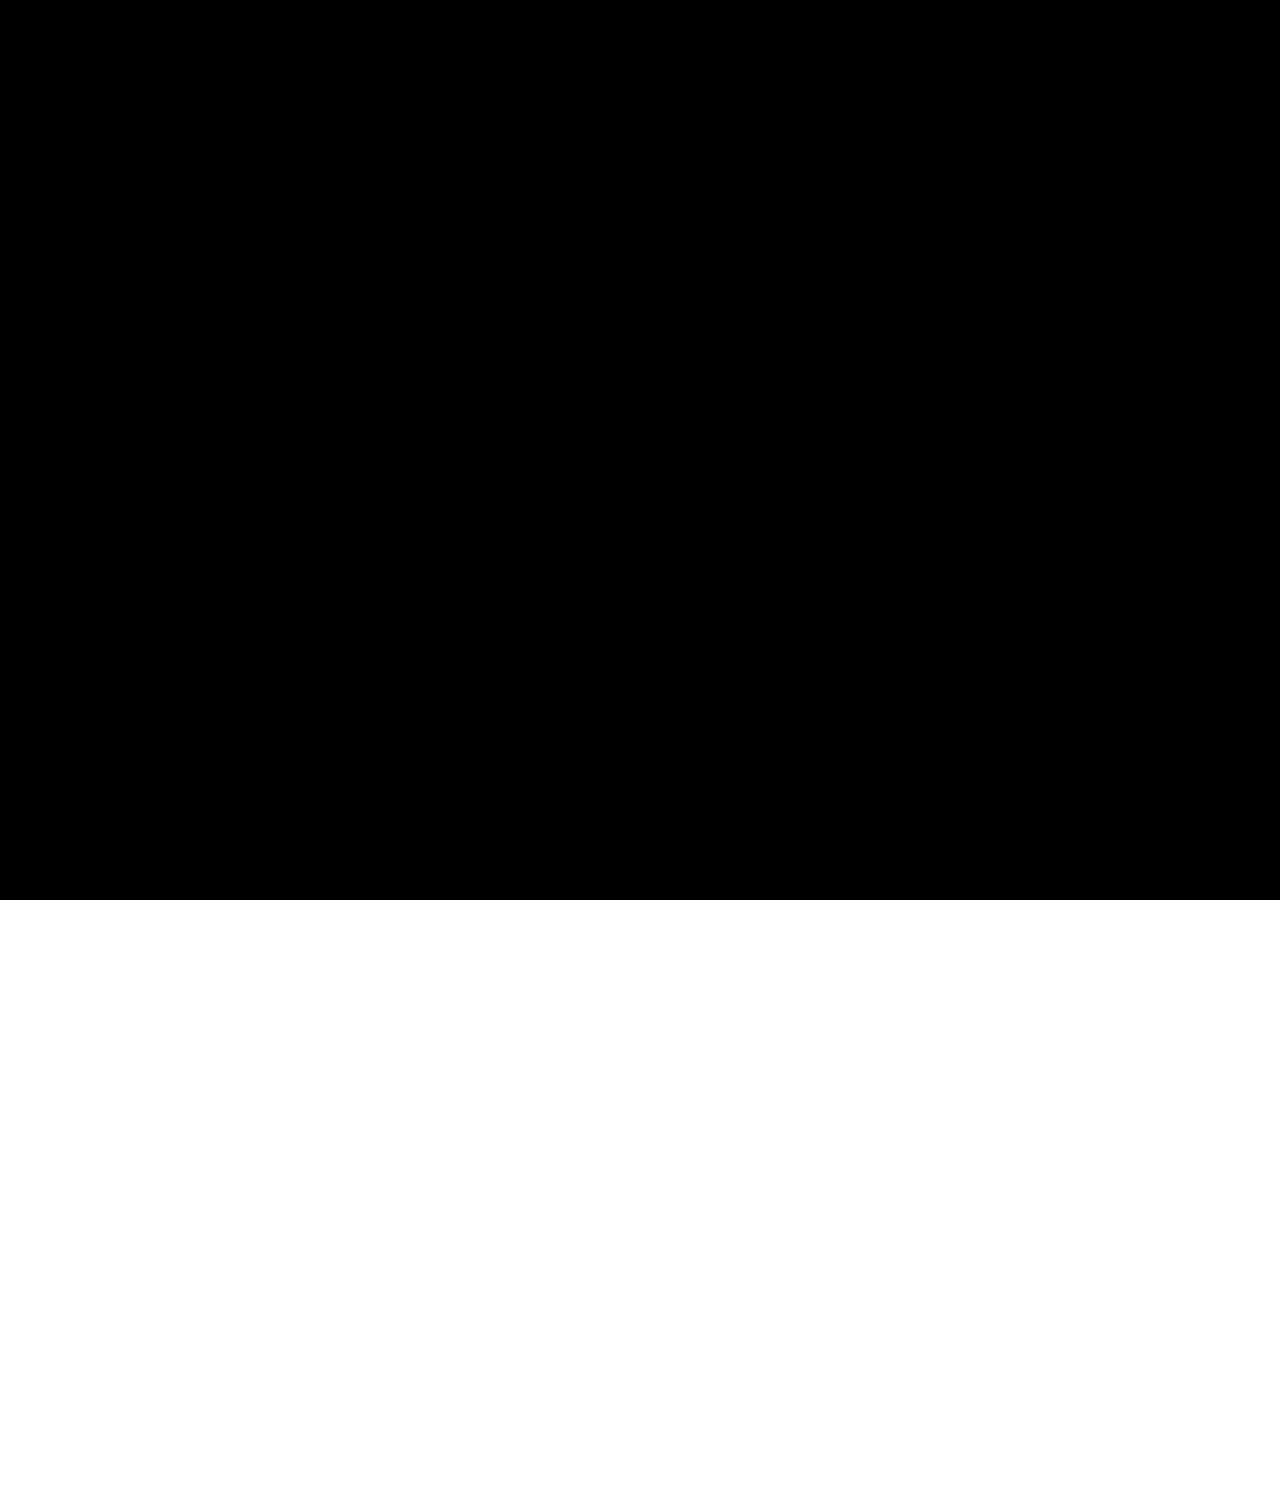
<file: index.html>
<html lang="en">
<head>
    <meta name="viewport" content="width=device-width, initial-scale=1.0">
    <meta charset="UTF-8">
    <meta http-equiv="X-UA-Compatible" content="IE=edge">
    <!--<meta name="viewport" content="width=device-width, initial-scale=0.5, maximum-scale=0.5">
    --><title>Hello Jobs!</title>
	<link rel="stylesheet" href="styles.css">
	<link href='https://fonts.googleapis.com/css?family=Cookie' rel='stylesheet' type='text/css'>
    <link rel="preconnect" href="https://fonts.googleapis.com">
<link rel="preconnect" href="https://fonts.gstatic.com" crossorigin>
<link href="https://fonts.googleapis.com/css2?family=Open+Sans:wght@500;600;700;800&display=swap" rel="stylesheet">
<link rel="preconnect" href="https://fonts.googleapis.com">
<link rel="preconnect" href="https://fonts.gstatic.com" crossorigin>
<link href="https://fonts.googleapis.com/css2?family=Source+Sans+Pro&display=swap" rel="stylesheet">
</head>
<body>
    <!--CSS Spinner-->
    <div class="prel-backg">
	<div class="prel-po">
           
        </div>
</div>

    <header class="header-fixed">

        <div class="header-limiter">
    
            <h1 style="font-size: 50px;"><a href="#">Hello <span>Jobs</span></a></h1>
    
            <nav id="header_content">
                <a href="#" id="home" style="color:black"> Home </a>
                <a href="#" id="blog" style="color:black"> Blog </a>
                <a href="#" id="about" style="color:black"> About </a>
                <a href="#" id="contact" style="color:black"> Contact </a>
                <a href="#explore_jobs" id="explore_icon" style="color:black"> Explore </a>
                <button id="login"> Login </button>
            </nav>
    
        </div>
    
    </header>
    

    <div class="banner-outer">
        
        <div class="lft-banner">
            <div class="later-img"><img src="./resources/limg.png" alt="job" class="limg"></div>
            <div class="left-back"><img src="./resources/Ellipse 1.png" class="left-back-img"></div>
            <div class="banner-tag"><h3 class="banner-tag-h">Get Your<br>Dream Job</h3></div>
            <div class="banner-msg" ><p class="banner-msg-p">Explore some really exciting jobs for yourself</p></div>
            <div class="search-box">
                <form action="Post" id="explore_jobs">
                    <input type="text" id="search-box" placeholder="Enter Job Type">
                    <input type="button" id="search" value="Search">
                </form>
            </div>
            <div class="job-in-demand-outer">
                <div class="job-top">
                <h4 class="job-in-demand-h">Jobs in Demand</h4>
                <a href="#" class="more-jobs">more <img class="more-arr" src="./resources/arrow-right-solid.svg" alt="more"></a> 
            </div>
                <div class="job-in-demand">
                <span class="job-box"><a href="#"> <img src="./resources/sftd.png" alt="Software Developer" class="icon1 icon"> <p class="job job1"> Software Developer</p></a></span>
                <span class="job-box"><a href="#"> <img src="./resources/cw.png" alt="Content Writer" class="icon2 icon"><p class="job">  Content Writer</p></a></span>
                <span class="job-box"><a href="#"> <img src="./resources/ds.png" alt="Data scientist" class="icon3 icon"> <p class="job"> Data Scientist</p></a></span>
            </div>
        </div>
    </div>
    <div class="rgt-banner">
        <div class="rgt-img"><img src="./resources/limg.png" alt="img" class="rgt-ig"></div>
    </div>
    </div>
    

<script src = "jquery.min.js"></script>
<script>
  setTimeout(function(){
    $('.prel-backg').fadeToggle();
  },3000);
</script>


    
</body>
</html>
</file>
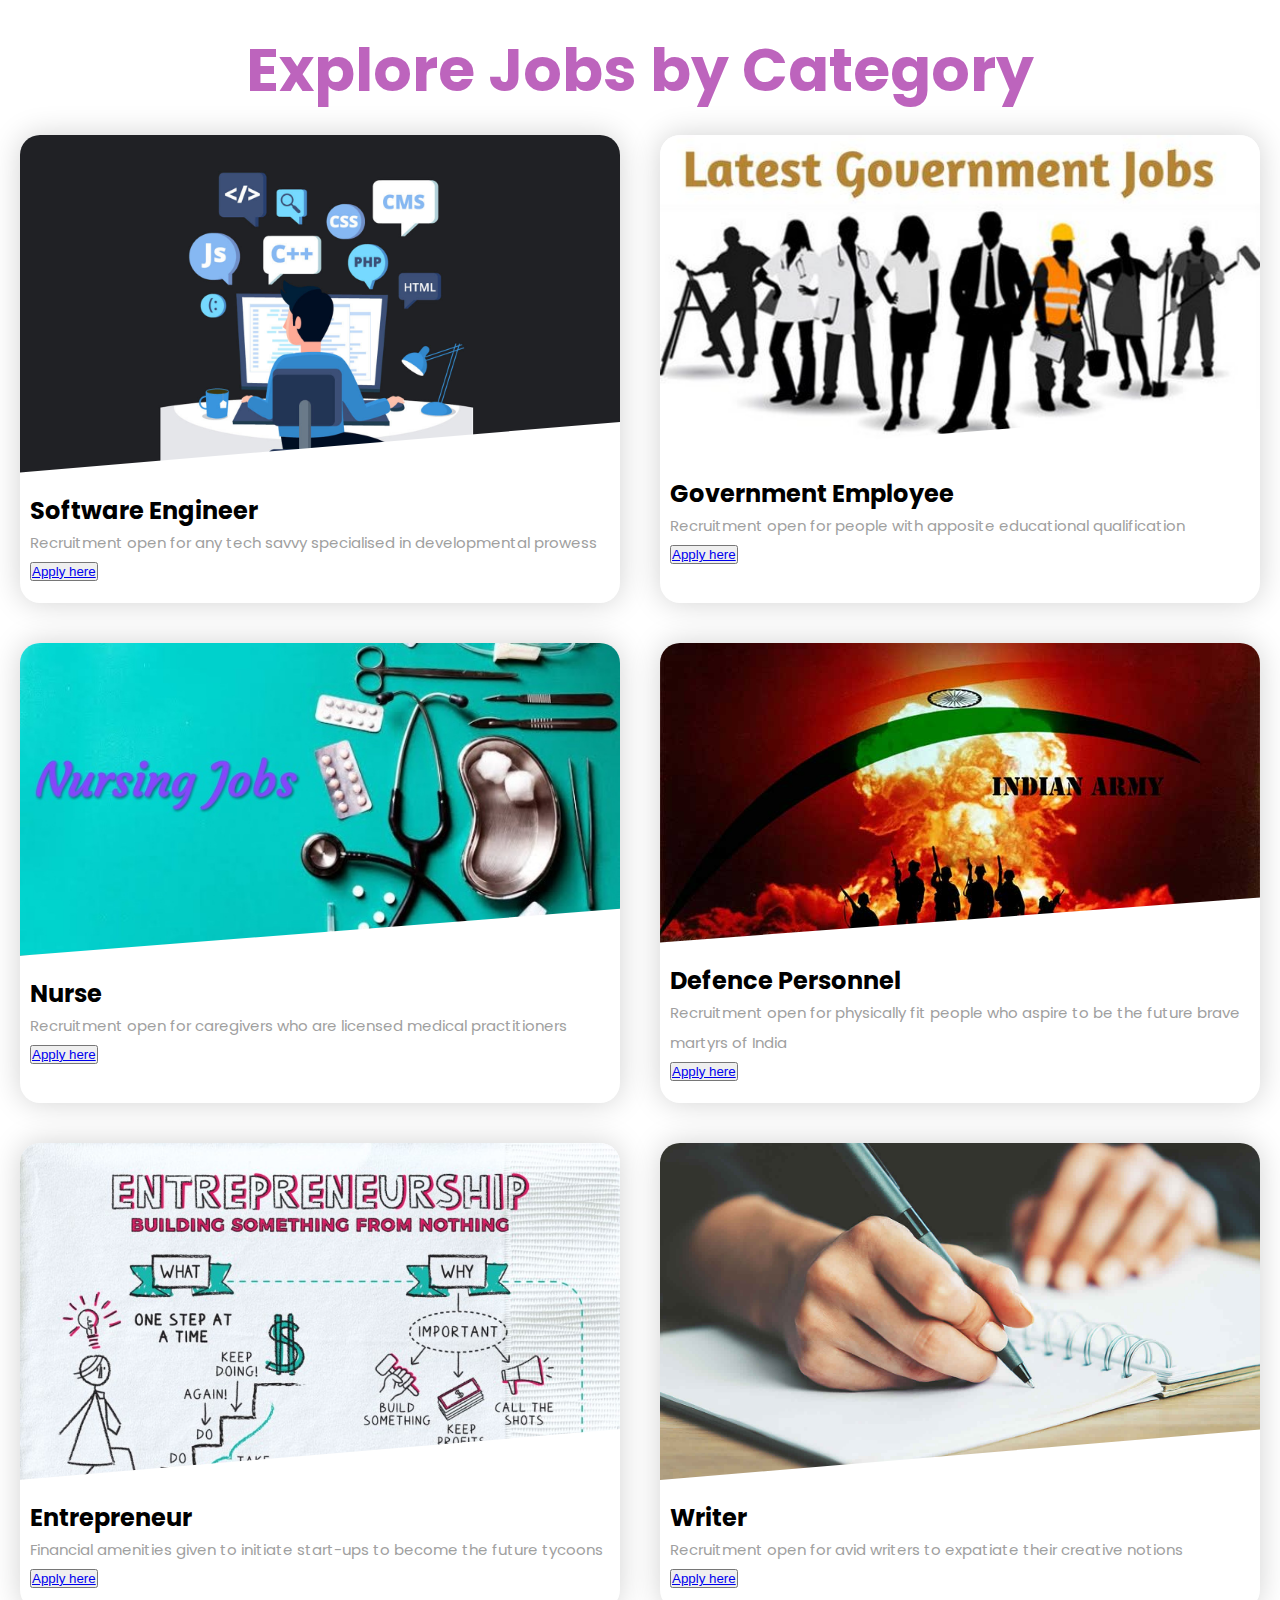
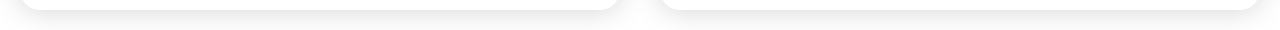
<file: Explore jobs by category/Explore jobs by category.html>
<!DOCTYPE html>
<html>
<head>
    <title>Explore Jobs by Category</title>
    <!--Google Font-->
    <link href="https://fonts.googleapis.com/css2?family=Poppins:wght@400;600&display=swap" rel="stylesheet">
    <!--Stylesheet-->
    <link rel="stylesheet" href="style.css">
</head>
<br>
<h1 style="font-size: 60px;">Explore Jobs by Category</h1>
<body>
    <div class="cards">
        <div class="card card1">
            <div class="container">
                <img src="Software engineer.jpeg" alt="software engineer">
            </div>
            <div class="details">
                <h2>Software Engineer</h2>
                <p>Recruitment open for any tech savvy specialised in developmental prowess</p>
                <button><a href="Software engineer.html" target="_blank">Apply here</a></button>
            </div>
        </div>
        <div class="card card2">
            <div class="container">
                <img src="government-jobs.jpg" alt="government-jobs">
            </div>
            <div class="details">
                <h2>Government Employee</h2>
                <p>Recruitment open for people with apposite educational qualification</p>
                <button><a href="government-jobs.html" target="_blank">Apply here</a></button>
            </div>
        </div>
        <div class="card card3">
            <div class="container">
                <img src="WhatsApp Image 2022-02-03 at 6.02.27 PM.jpeg" alt="Nurse">
            </div>
            <div class="details">
                <h2>Nurse</h2>
                <p>Recruitment open for caregivers who are licensed medical practitioners</p>
                <button><a href="nurse.html" target="_blank">Apply here</a></button>
            </div>
        </div>
        <div class="card card4">
            <div class="container">
                <img src="img-54b7aa8259e25-posts-10342.jpg" alt="Nurse">
            </div>
            <div class="details">
                <h2>Defence Personnel</h2>
                <p>Recruitment open for physically fit people who aspire to be the future brave martyrs of India</p>
                <button><a href="Defencejobs.html" target="_blank">Apply here</a></button>
            </div>
        </div>
        <div class="card card5">
            <div class="container">
                <img src="entrepreneur.jpg" alt="entrepreneur">
            </div>
            <div class="details">
                <h2>Entrepreneur</h2>
                <p>Financial amenities given to initiate start-ups to become the future tycoons</p>
                <button><a href="entrepreneur.html" target="_blank">Apply here</a></button>
            </div>
        </div>
        <div class="card card6">
            <div class="container">
                <img src="writer.jpg" alt="Writer">
            </div>
            <div class="details">
                <h2>Writer</h2>
                <p>Recruitment open for avid writers to expatiate their creative notions</p>
                <button><a href="writer.html" target="_blank">Apply here</a></button>
            </div>
        </div>
    </div>
</body>
</html>
</file>
<file: styles.css>
.header-fixed {
  background-color:rgba(185, 173, 252, 0.5);
  box-shadow: 0 1px 1px #ccc;
  padding: 20px 40px;
  height: 80px;
  color: #ffffff;
  box-sizing: border-box;
  top: -100px;

  -webkit-transition: top 0.3s;
  transition: top 0.3s;
}

  
a+a {
  margin-left: 10px;
}
#explore_icon + button{
  margin-left: 10px;
}
#login{
  font-size:18px;
  background-color: #5383d3;
  color:azure;
  border-radius: 15px;
  padding:0.3vw 0.5vw 0.3vw 0.5vw;
}
/*---hover effects----*/ 
#login:hover{
  background-color:blueviolet;
  transition: 0.4s ease-in-out;
 cursor: pointer;
}

.header-fixed .header-limiter #header_content:hover{
  color: black;
  text-decoration: none;
  transition: 0.2s ease-in-out;
  
  border-radius: 10px;
  padding: 0.5vw 0.5vw 0.5vw 0.5vw;
}
#home:hover{
  text-decoration:underline plum 4px;
  font-weight: bolder;
  transition: 0.4s ease-in-out;
}
#blog:hover{
  text-decoration:underline plum 4px;
  font-weight: bolder;
  transition: 0.4s ease-in-out;
}
#about:hover{
  text-decoration:underline plum 4px;
  font-weight: bolder;
  transition: 0.4s ease-in-out;
}
#contact:hover{
  text-decoration:underline plum 4px;
  font-weight: bolder;
  transition: 0.4s ease-in-out;
}
#explore_icon:hover{
  text-decoration:underline plum 4px;
  font-weight: bolder;
  transition: 0.4s ease-in-out;
}
/*---hover effects end---*/
.header-fixed .header-limiter {
  max-width: 1200px;
  text-align: center;
  margin: 0 auto;
}

.header-fixed-placeholder {
  height: 80px;
  display: none;
}

.header-fixed .header-limiter h1 {
  float: left;
  font: normal 28px Cookie, Arial, Helvetica, sans-serif;
  line-height: 40px;
  margin: 0;
}

.header-fixed .header-limiter h1 span {
  color: #5383d3;
}

.header-fixed .header-limiter a {
  color: #ffffff;
  text-decoration: none;
}

.header-fixed .header-limiter nav {
  font: 16px Arial, Helvetica, sans-serif;
  line-height: 40px;
  float: right;
}

.header-fixed .header-limiter nav a {
  display: inline-block;
  padding: 0 5px;
  text-decoration: none;
  color: #ffffff;
  opacity: 0.9;
}

.header-fixed .header-limiter nav a:hover {
  opacity: 1;
}

.header-fixed .header-limiter nav a.selected {
  color: #608bd2;
  pointer-events: none;
  opacity: 1;
}

/* Fixed version of the header */

body.fixed .header-fixed {
  padding: 10px 40px;
  height: 50px;
  position: fixed;
  width: 100%;
  top: 0;
  left: 0;
  z-index: 1;
}

body.fixed .header-fixed-placeholder {
  display: block;
}

body.fixed .header-fixed .header-limiter h1 {
  font-size: 24px;
  line-height: 30px;
}

body.fixed .header-fixed .header-limiter nav {
  line-height: 28px;
  font-size: 13px;
}
@media screen and(max-device-width:800px){
  .header-fixed{
    width:116%;
  }
  .header-fixed .header-limiter nav a {
    display: inline-block;
    padding: 0 5px;
    text-decoration: none;
    color: #ffffff;
    opacity: 0.9;
    font-size: 20px;
  }
}


@media all and (max-width: 700px) {
  .header-fixed {
    padding: 20px 0;
  height: 7rem;
  }

  .header-fixed .header-limiter h1 {
    float: none;
    margin: -8px 0 10px;
    text-align: center;
    font-size: 24px;
    line-height: 1;
  }

  .header-fixed .header-limiter nav {
    line-height: 1;
    float: none;
  }

  .header-fixed .header-limiter nav a {
    font-size: 13px;
  }

  body.fixed .header-fixed {
    display: none;
  }
}

body {
  margin: 0;
  padding: 0;
  height: 1500px;
  overflow-x: hidden;
  min-width: 400px;
}

/* Banner container */
.banner-outer {
  position: absolute;
  width: 100vw;
  height: fit-content;
  display: flex;
  flex-wrap: wrap;
  position: absolute;
  justify-content: space-around;
  flex-direction: row;
}

/* Left banner */
.lft-banner {
  /* width: 50vw; */
  height: fit-content;
  position: absolute;
  display: flex;
  left: -30;
  flex-direction: column;
}

.left-back {
  position: relative;
  left: 85px;
  top: 40px;
  width: 20%;
  z-index: -1;
}
.left-back-img {
  width: 90%;
}
.banner-tag {
  position: relative;
  left: 14%;
  bottom: 180px;
  z-index: 1;
  width: 100%;
}
.banner-tag-h {
  font-family: "Open Sans", sans-serif;
  font-weight: 800;
  color: #3f3d56;
  line-height: 50px;
  font-size: 270%;
  word-spacing: 3px;
  letter-spacing: 3px;
}
.banner-msg {
  position: relative;
  bottom: 200px;
  left: 183px;
  word-spacing: 2px;
  letter-spacing: 2px;
}
.banner-msg-p {
  font-family: "Source Sans Pro", sans-serif;
  font-weight: 500;
}
.search-box {
  position: relative;
  bottom: 80px;
  left: 90px;
  width: 50%;
  height: 100%;
}
#search-box {
  letter-spacing: 0.9px;
  border: none;
  background-color: rgba(243, 243, 243, 255);
  width: 55%;
  padding-left: 5%;
  font-size: 17px;
  height: 45px;
  border-radius: 8px;
  color: #a9a7cd;
  box-shadow: 0px 4px #6b54d3;
}
#search-box:focus {
  border: none;
  outline: none;
}
#search {
  width: 30%;
  height: 45px;
  border-radius: 8px;
  font-size: 17px;
  background-color: #6c63ff;
  border: none;
  cursor: pointer;
  letter-spacing: 1.5px;
  color: aliceblue;
  box-shadow: 0px 4px #6b54d3;
  transition: all 0.2s;
}
#search:active {
  box-shadow: none;
  position: relative;
  top: 4px;
  font-weight: 400;
}
.later-img {
  display: none;
}
.job-in-demand-outer {
  position: relative;
  left: 80px;
  bottom: 20px;
}
.job-in-demand {
  width: 50%;
  height: auto;
  display: flex;
  flex-basis: 300px;
  justify-content: space-between;
}
.job-in-demand a {
  text-decoration: none;
  transition: all 0.2s ease;
}
.job-in-demand-h {
  font-family: Source Sans Pro;
  font-weight: 700;
  letter-spacing: 2px;
  font-size: 20px;
  padding-bottom: 20px;
}
.job {
  font-family: Source Sans Pro;
  font-weight: 700;
  padding-left: 40px;
  letter-spacing: 2px;
  transition: all 0.2s;
}
.job:hover {
  font-size: medium;
  font-weight: 300;
}
.job1 {
  padding-left: 15px;
}
.job-top {
  display: flex;
  font-family: Source Sans Pro;
  justify-content: space-between;
  font-weight: 700;
  font-size: 20px;
}
.more-arr {
  width: 15px;
  position: relative;
  top: 3px;
  padding-left: 20px;
}
.more-jobs {
  color: #6c63ff;
  position: relative;
  top: 25px;
  text-decoration: none;
  border-radius: 10px;
  transition: all 0.2s;
  height: fit-content;
}
.more-jobs:active {
  position: relative;
  bottom: 0.01px;
}
.more-jobs:hover {
  font-size: 23px;
}
.icon {
  height: 150px;
  width: 200px;
  padding-bottom: 15px;
  padding-right: 40px;
  transition: all 0.1s;
}
.icon:hover {
  height: 160px;
  width: 220px;
}
.icon2 {
  height: 155px;
  padding-bottom: 10px;
}
.icon3 {
  padding-right: 0;
}

.rgt-banner {
  width: 50vw;
  height: fit-content;
  position: relative;
  left: 480px;
  top: 100px;
}
.rgt-img {
  width: 80%;
}
.rgt-ig {
  width: 80%;
}

@media all and (max-width: 1000px) {
  .banner-outer {
    display: block;
    transition: all 0.1s;
  }
  .rgt-banner {
    display: none;
    transition: all 0.1s;
  }
  .lft-banner {
    text-align: center;
    align-items: center;
    justify-content: center;
    position: relative;
    right: 90px;
    transition: all 0.1s ease;
  }
  .left-back {
    position: relative;
    left: 80px;
    transition: all 0.1s;
  }
  .banner-tag-h {
    position: relative;
    top: 40px;
    right: 20px;
    transition: all 0.1s;
  }
  .left-back-img {
    position: relative;
    right: 120px;
    transition: all 0.1s;
  }
  #search {
    width: 40%;
  }
  .banner-msg-p {
    position: relative;
    top: 40px;
    right: 70px;
    transition: all 0.1s;
  }
  .job {
    padding-right: -10px;
    width: 30px;
    transition: all 0.1s;
  }
  .icon {
    width: 200px;
    transition: all 0.1s;
  }
  body {
    overflow-x: scroll;
    min-width: 700px;
  }
}

@media all and (max-width: 700px) {
  .lft-banner {
    position: relative;
    bottom: 80px;
    text-align: start;
    align-items: start;
    justify-content: start;
    transform: all 0.1s;
  }
  .banner-msg-p {
    position: relative;
    right: 30%;
    font-weight: 700;
    transform: all 0.1s;
  }
  .banner-tag-h {
    bottom: 600px;
    position: relative;
    transform: all 0.1s;
  }
  .later-img {
    display: contents;
    transform: all 0.1s;
  }
  .limg {
    width: 25%;
    position: relative;
    left: 400px;
    top: 430px;
    transform: all 0.1s;
  }
  .more-jobs {
    position: relative;
    right: 150px;
    transform: all 0.1s;
  }
  #search {
    width: 80%;
    transform: all 0.1s;
  }
  #search-box {
    width: 80%;
    transform: all 0.1s;
  }
  .left-back-img {
    position: relative;
    right: 0.1px;
    bottom: 10px;
    transform: all 0.1s;
  }
  .left-back {
    position: relative;
    right: 0.1px;
    bottom: 10px;
    transform: all 0.1s;
  }
  .job-in-demand {
    flex-direction: column;
    width: 100vw;
    transform: all 0.1s;
  }
  .icon {
    width: 300px;
    height: 200px;
    border: 3px;
    transition: all 0.1s;
  }
  .icon:hover {
    width: 300px;
    height: 200px;
    transform: all 0.1s;
  }
  .job-box {
    width: 100%;
    transform: all 0.1s;
  }
  .job {
    position: relative;
    left: 400px;
    bottom: 150px;
    transform: all 0.1s;
  }
}

/* preloader */
.prel-backg{
  height: 100%;
  width: 100%;
  position: fixed;
  background: rgb(0, 0, 0);
  z-index: 999999;
}
.prel-po{
  height: 150px;
  width: 150px;
  position: absolute;
  top: calc(50vh - 75px);
  left: calc(50vw - 75px);
  border: 0 solid transparent;
  border-radius: 50%;
}

.prel-po:before, .prel-po:after{
  height: inherit;
  width: inherit;
  position: absolute;
  top: 0;
  left: 0;
  content: '';
  animation: prel 2s linear infinite;
  border: 1em solid #2904cc;
  border-radius: 50%;
  opacity: 0;
}

.prel-po:before{
  animation-delay: 0.5s;
}

@keyframes prel{
  0%{
    transform: scale(0);
    opacity: 0;
  }
  50%{
    opacity: 1;
  }
  100%{
    transform: scale(1);
    opacity: 0;
  }
}
</file>
<file: Explore jobs by category/style.css>
*{
    padding: 0;
    margin: 0;
    box-sizing: border-box;
}
h1{
    text-align: left;
    color: rgb(189, 100, 189);
}
body{
    background-color: white;
    height: 100vh;
    display: grid;
    place-items: center center;
    font-family: 'Poppins',sans-serif;
}
.cards{
    display: grid;
    grid-template-columns: repeat(auto-fit,minmax(400px,1fr));
    padding: 20px;
    grid-gap: 40px;
}
.card{
    background-color: white;
    border-radius: 20px;
    box-shadow: 0 0 30px rgba(0,0,0,0.18);
}
.container{
    position: relative;
    clip-path: polygon(0 0,100% 0, 100% 85%, 0 100%);
}
img{
    width: 100%;
    display: block;
    border-radius: 20px 20px 0 0;
}
.container:after{
    content: "";
    height: 100%;
    width: 100%;
    position: absolute;
    top: 0;
    left: 0;
    border-radius: 20px 20px 0 0;
    opacity: 0.7;
}

.details{
    padding: 20px 10px;
}
.details>h3{
    color: #ffffff;
    font-weight: 600;
    font-size: 18px;
    margin: 10px 0 15px 0;
}
.details>p{
    color: #a0a0a0;
    font-size: 15px;
    line-height: 30px;
    font-weight: 400;
}
button:hover{
    background-color: black;
    color: white;
    transition: .5s;  
}
button{
    cursor: pointer;
}
</file>
